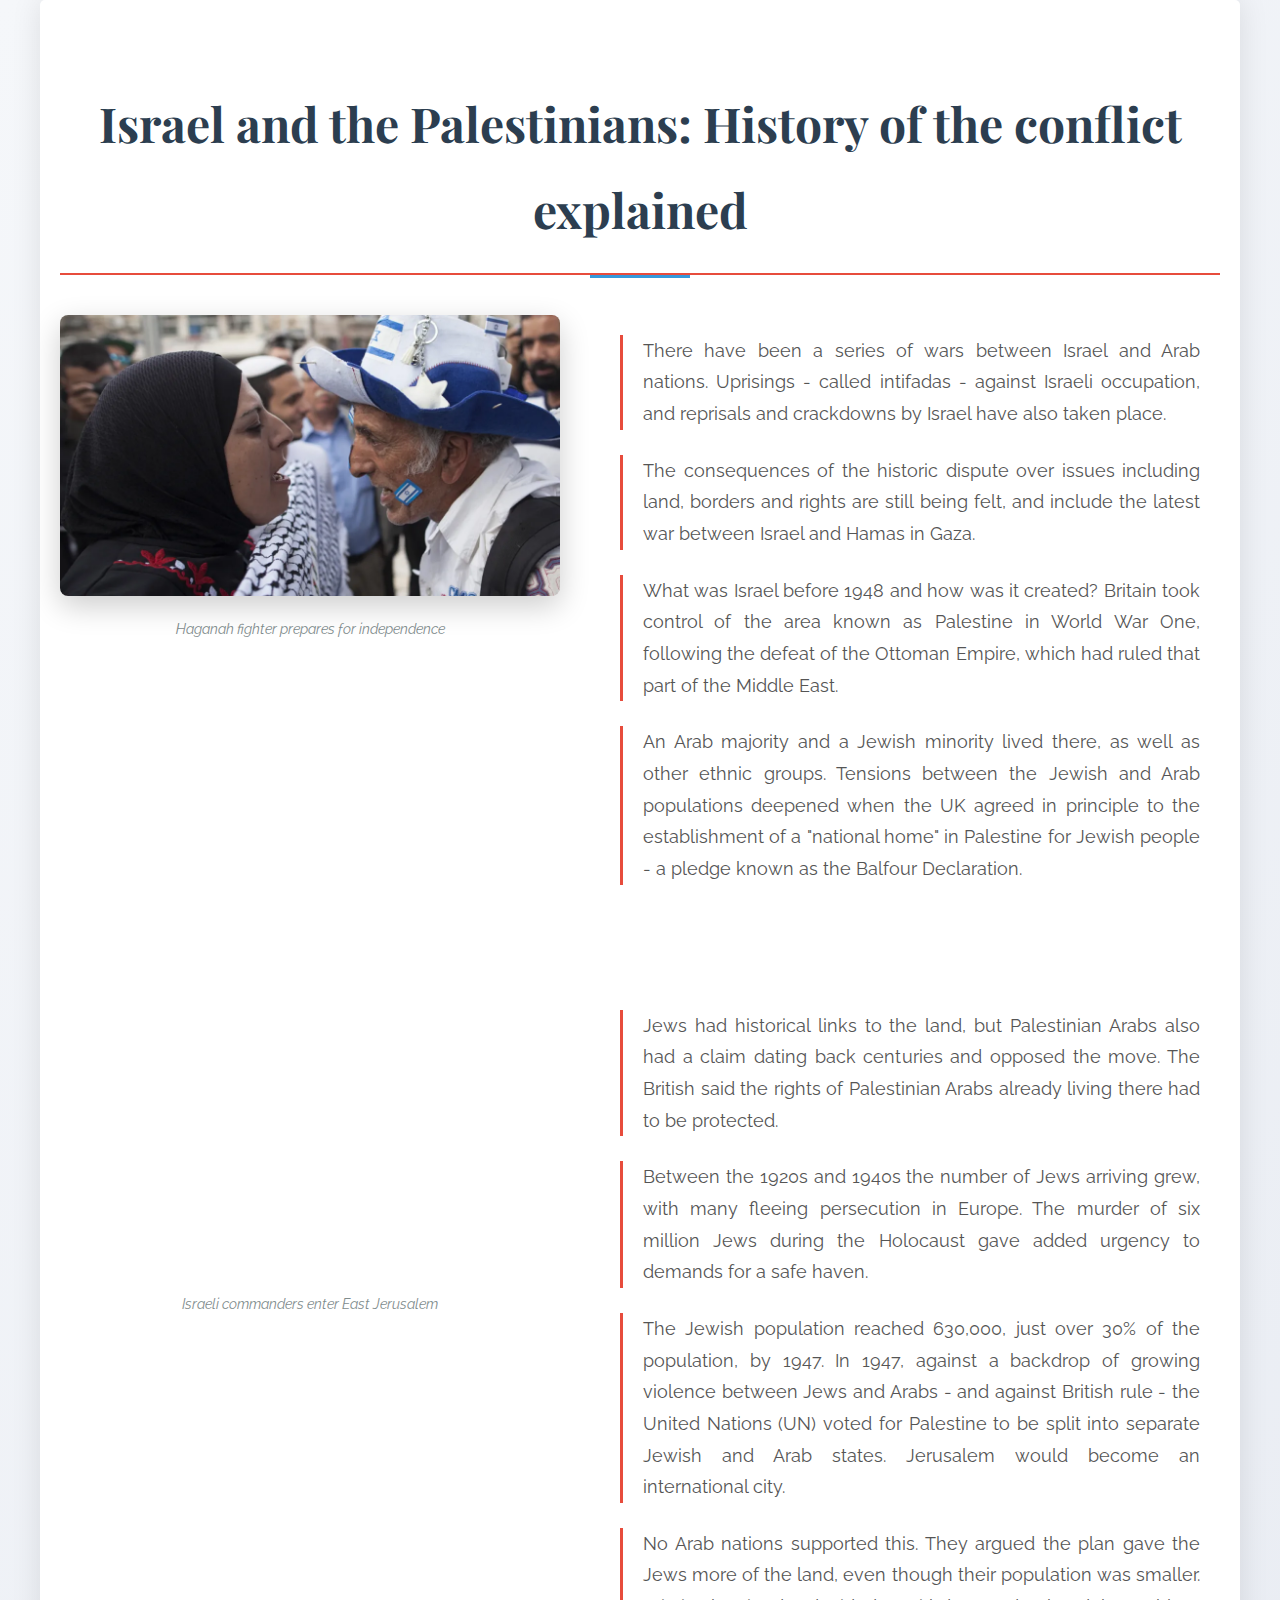
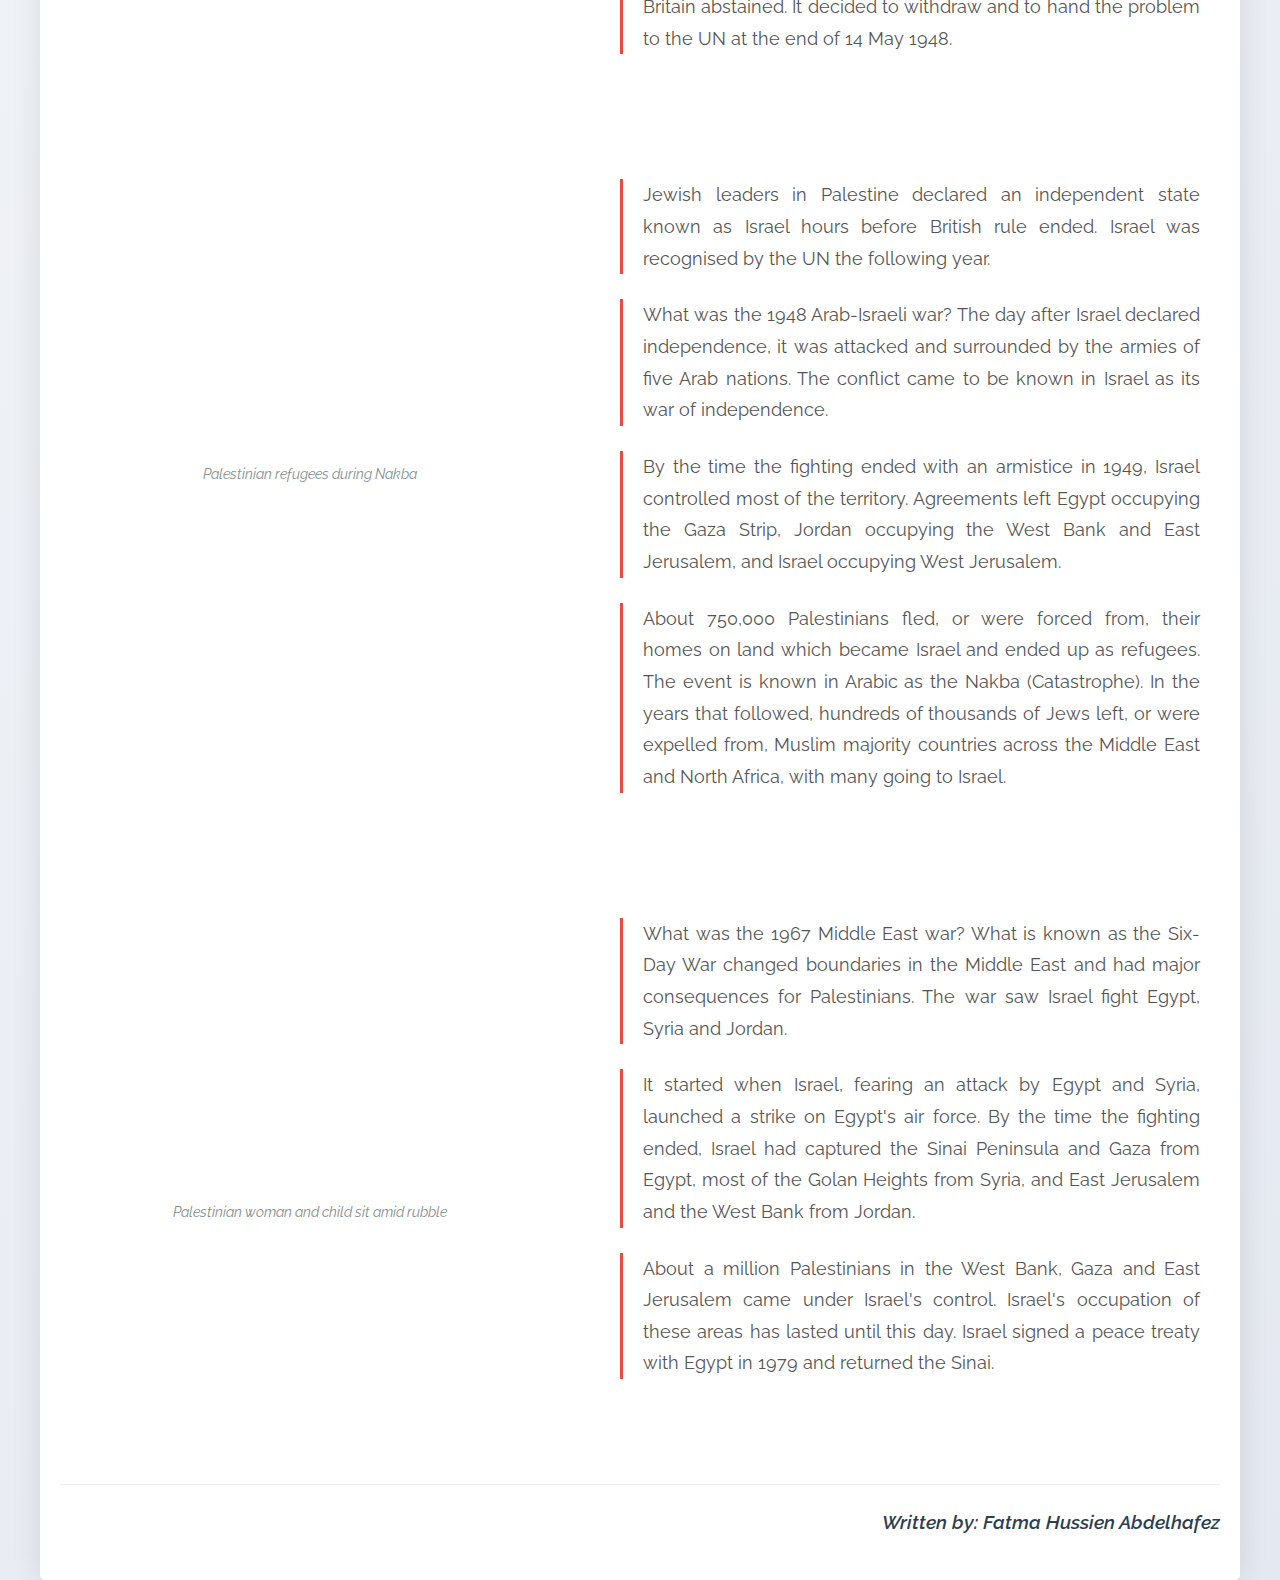
<file: Israel.html>
<!DOCTYPE html>
<html lang="en">
<head>
  <meta charset="UTF-8">
  <meta name="viewport" content="width=device-width, initial-scale=1.0">
  <title>Israel-Palestine Conflict Article</title>
  <link href="https://fonts.googleapis.com/css2?family=Playfair+Display:wght@400;700&family=Raleway:wght@300;500&display=swap" rel="stylesheet">
  <style>
    * {
      box-sizing: border-box;
      margin: 0;
      padding: 0;
    }

    body {
      font-family: 'Raleway', sans-serif;
      line-height: 1.8;
      background: #f5f5f5;
      color: #333;
      overflow-x: hidden;
      font-size: 18px;
      background-image: linear-gradient(135deg, #f5f7fa 0%, #e4e8f0 100%);
    }

    .container {
      max-width: 1200px;
      margin: 0 auto;
      padding: 40px 20px;
      background-color: white;
      box-shadow: 0 0 30px rgba(0,0,0,0.1);
      border-radius: 5px;
      position: relative;
      overflow: hidden;
    }

    h1 {
      font-family: 'Playfair Display', serif;
      font-size: 3rem;
      color: #2c3e50;
      text-align: center;
      margin: 40px 0;
      padding-bottom: 20px;
      border-bottom: 2px solid #e74c3c;
      position: relative;
    }

    h1:after {
      content: "";
      position: absolute;
      bottom: -5px;
      left: 50%;
      transform: translateX(-50%);
      width: 100px;
      height: 3px;
      background: #3498db;
    }

    .article-section {
      display: flex;
      flex-wrap: wrap;
      gap: 40px;
      margin-bottom: 60px;
      align-items: flex-start;
    }

    .article-section:nth-child(even) {
      flex-direction: row-reverse;
    }

    .article-section img {
      flex: 1;
      min-width: 300px;
      max-width: 500px;
      border-radius: 8px;
      box-shadow: 0 10px 30px rgba(0,0,0,0.2);
      transition: all 0.5s ease;
      object-fit: cover;
      height: auto;
      opacity: 0;
      transform: translateY(30px);
    }

    .article-section img.visible {
      opacity: 1;
      transform: translateY(0);
    }

    .article-section img:hover {
      transform: scale(1.02) translateY(-5px);
      box-shadow: 0 15px 40px rgba(0,0,0,0.3);
    }

    .text {
      flex: 2;
      min-width: 300px;
      padding: 20px;
    }

    p {
      margin-bottom: 25px;
      color: #555;
      font-size: 1.1rem;
      text-align: justify;
      position: relative;
      padding-left: 20px;
      border-left: 3px solid #e74c3c;
    }

    .author {
      margin-top: 60px;
      font-weight: 600;
      text-align: right;
      color: #2c3e50;
      font-size: 1.2rem;
      font-style: italic;
      padding-top: 20px;
      border-top: 1px solid #eee;
    }

    .caption {
      text-align: center;
      margin-top: 10px;
      color: #7f8c8d;
      font-size: 0.9rem;
      font-style: italic;
    }

    @media(max-width: 768px) {
      .article-section, 
      .article-section:nth-child(even) {
        flex-direction: column;
      }
      
      .article-section img {
        max-width: 100%;
      }
      
      h1 {
        font-size: 2.2rem;
      }
    }

    /* Floating image effect */
    @keyframes float {
      0% { transform: translateY(0px); }
      50% { transform: translateY(-10px); }
      100% { transform: translateY(0px); }
    }

    .floating-img {
      animation: float 6s ease-in-out infinite;
    }
  </style>
  <meta name="viewport" content="width=device-width, initial-scale=1.0">
<link rel="stylesheet" href="mobile.css">
</head>
<body>

  <div class="container">
    <h1>Israel and the Palestinians: History of the conflict explained</h1>

    <div class="article-section">
      <div class="text">
        <p>There have been a series of wars between Israel and Arab nations. Uprisings - called intifadas - against Israeli occupation, and reprisals and crackdowns by Israel have also taken place.</p>
        
        <p>The consequences of the historic dispute over issues including land, borders and rights are still being felt, and include the latest war between Israel and Hamas in Gaza.</p>
        
        <p>What was Israel before 1948 and how was it created? Britain took control of the area known as Palestine in World War One, following the defeat of the Ottoman Empire, which had ruled that part of the Middle East.</p>
        
        <p>An Arab majority and a Jewish minority lived there, as well as other ethnic groups. Tensions between the Jewish and Arab populations deepened when the UK agreed in principle to the establishment of a "national home" in Palestine for Jewish people - a pledge known as the Balfour Declaration.</p>
      </div>
      <div>
        <img src="Israel1.webp" alt="Historical conflict" class="floating-img">
        <div class="caption">Haganah fighter prepares for independence</div>
      </div>
    </div>

    <div class="article-section">
      <div>
        <img src="Israel2.webp" alt="Partition Map" class="floating-img">
        <div class="caption">Israeli commanders enter East Jerusalem</div>
      </div>
      <div class="text">
        <p>Jews had historical links to the land, but Palestinian Arabs also had a claim dating back centuries and opposed the move. The British said the rights of Palestinian Arabs already living there had to be protected.</p>
        
        <p>Between the 1920s and 1940s the number of Jews arriving grew, with many fleeing persecution in Europe. The murder of six million Jews during the Holocaust gave added urgency to demands for a safe haven.</p>
        
        <p>The Jewish population reached 630,000, just over 30% of the population, by 1947. In 1947, against a backdrop of growing violence between Jews and Arabs - and against British rule - the United Nations (UN) voted for Palestine to be split into separate Jewish and Arab states. Jerusalem would become an international city.</p>
        
        <p>No Arab nations supported this. They argued the plan gave the Jews more of the land, even though their population was smaller. Britain abstained. It decided to withdraw and to hand the problem to the UN at the end of 14 May 1948.</p>
      </div>
    </div>

    <div class="article-section">
      <div class="text">
        <p>Jewish leaders in Palestine declared an independent state known as Israel hours before British rule ended. Israel was recognised by the UN the following year.</p>
        
        <p>What was the 1948 Arab-Israeli war? The day after Israel declared independence, it was attacked and surrounded by the armies of five Arab nations. The conflict came to be known in Israel as its war of independence.</p>
        
        <p>By the time the fighting ended with an armistice in 1949, Israel controlled most of the territory. Agreements left Egypt occupying the Gaza Strip, Jordan occupying the West Bank and East Jerusalem, and Israel occupying West Jerusalem.</p>
        
        <p>About 750,000 Palestinians fled, or were forced from, their homes on land which became Israel and ended up as refugees. The event is known in Arabic as the Nakba (Catastrophe). In the years that followed, hundreds of thousands of Jews left, or were expelled from, Muslim majority countries across the Middle East and North Africa, with many going to Israel.</p>
      </div>
      <div>
        <img src="Israel3.webp" alt="Kargil War" class="floating-img">
        <div class="caption">Palestinian refugees during Nakba</div>
      </div>
    </div>

    <div class="article-section">
      <div>
        <img src="Israel4.webp" alt="Recent Tensions" class="floating-img">
        <div class="caption">Palestinian woman and child sit amid rubble</div>
      </div>
      <div class="text">
        <p>What was the 1967 Middle East war? What is known as the Six-Day War changed boundaries in the Middle East and had major consequences for Palestinians. The war saw Israel fight Egypt, Syria and Jordan.</p>
        
        <p>It started when Israel, fearing an attack by Egypt and Syria, launched a strike on Egypt's air force. By the time the fighting ended, Israel had captured the Sinai Peninsula and Gaza from Egypt, most of the Golan Heights from Syria, and East Jerusalem and the West Bank from Jordan.</p>
        
        <p>About a million Palestinians in the West Bank, Gaza and East Jerusalem came under Israel's control. Israel's occupation of these areas has lasted until this day. Israel signed a peace treaty with Egypt in 1979 and returned the Sinai.</p>
      </div>
    </div>

    <div class="author">Written by: Fatma Hussien Abdelhafez</div>
  </div>

  <script>
    const images = document.querySelectorAll('img');
    
    const observer = new IntersectionObserver((entries) => {
      entries.forEach(entry => {
        if (entry.isIntersecting) {
          entry.target.classList.add('visible');
          observer.unobserve(entry.target);
        }
      });
    }, {
      threshold: 0.1,
      rootMargin: '0px 0px -100px 0px'
    });

    images.forEach(img => observer.observe(img));
  </script>
</body>
</html>
</file>
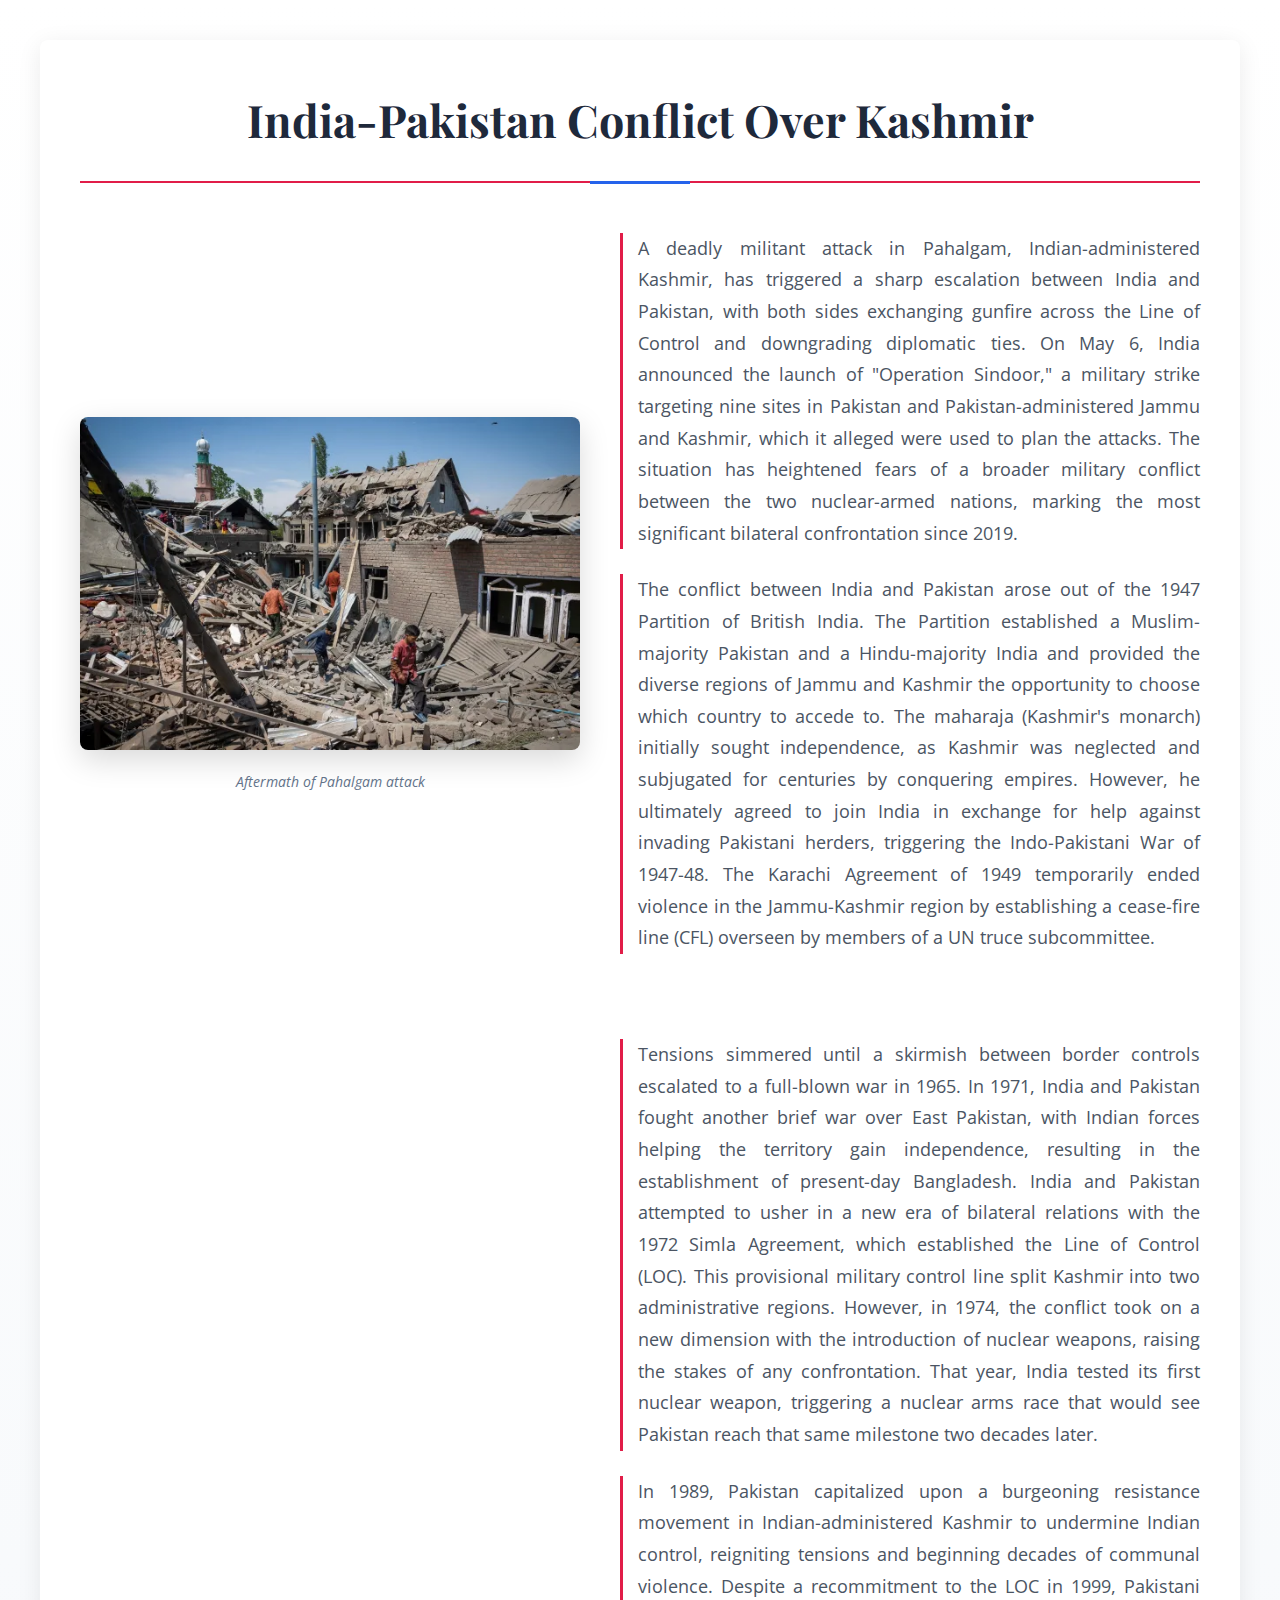
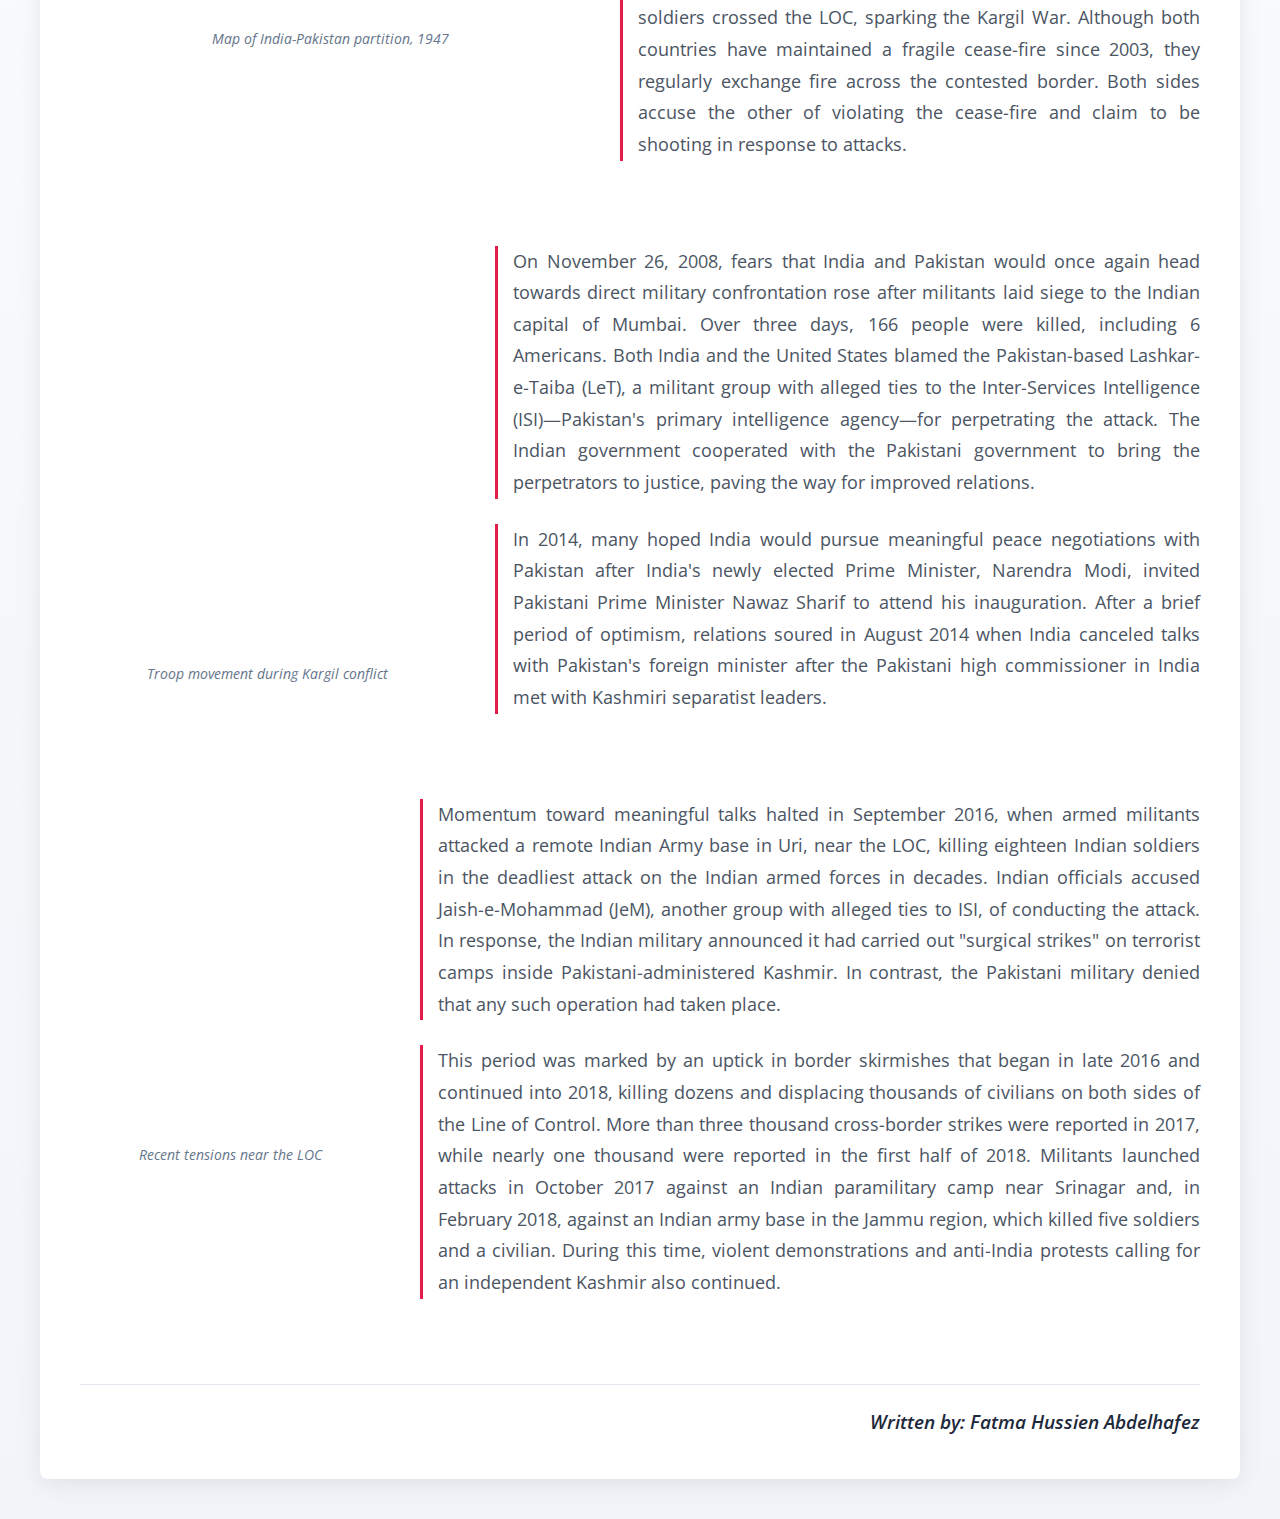
<file: Kashmir.html>
<!DOCTYPE html>
<html lang="en">
<head>
  <meta charset="UTF-8">
  <meta name="viewport" content="width=device-width, initial-scale=1.0">
  <title>India-Pakistan Conflict Article</title>
  <link href="https://fonts.googleapis.com/css2?family=Playfair+Display:wght@700&family=Open+Sans:wght@400;600&display=swap" rel="stylesheet">
  <style>
    * {
      box-sizing: border-box;
      margin: 0;
      padding: 0;
    }

    body {
      font-family: 'Open Sans', sans-serif;
      line-height: 1.8;
      background: #f8f9fa;
      color: #333;
      overflow-x: hidden;
      font-size: 18px;
      background-image: linear-gradient(to bottom, #ffffff, #f1f5f9);
    }

    .container {
      max-width: 1200px;
      margin: 40px auto;
      padding: 40px;
      background-color: white;
      box-shadow: 0 5px 25px rgba(0,0,0,0.08);
      border-radius: 8px;
    }

    h1 {
      font-family: 'Playfair Display', serif;
      font-size: 2.8rem;
      color: #1e293b;
      text-align: center;
      margin-bottom: 50px;
      padding-bottom: 20px;
      border-bottom: 2px solid #e11d48;
      position: relative;
    }

    h1:after {
      content: "";
      position: absolute;
      bottom: -3px;
      left: 50%;
      transform: translateX(-50%);
      width: 100px;
      height: 3px;
      background: #2563eb;
    }

    .article-section {
      display: flex;
      flex-wrap: wrap;
      gap: 40px;
      margin-bottom: 60px;
      align-items: center;
    }

    .article-section:nth-child(even) {
      flex-direction: row-reverse;
    }

    .article-section img {
      flex: 1;
      min-width: 300px;
      max-width: 500px;
      border-radius: 8px;
      box-shadow: 0 10px 30px rgba(0,0,0,0.15);
      transition: all 0.4s ease;
      opacity: 0;
      transform: translateY(30px);
      object-fit: cover;
      height: auto;
    }

    .article-section img.visible {
      opacity: 1;
      transform: translateY(0);
    }

    .article-section img:hover {
      transform: scale(1.03);
      box-shadow: 0 15px 40px rgba(0,0,0,0.2);
    }

    .text {
      flex: 2;
      min-width: 300px;
    }

    p {
      margin-bottom: 25px;
      color: #4b5563;
      font-size: 1.1rem;
      text-align: justify;
      padding-left: 15px;
      border-left: 3px solid #e11d48;
    }

    .author {
      margin-top: 60px;
      font-weight: 600;
      text-align: right;
      color: #1e293b;
      font-size: 1.2rem;
      font-style: italic;
      padding-top: 20px;
      border-top: 1px solid #e2e8f0;
    }

    .caption {
      text-align: center;
      margin-top: 10px;
      color: #64748b;
      font-size: 0.9rem;
      font-style: italic;
    }

    @media(max-width: 768px) {
      .article-section,
      .article-section:nth-child(even) {
        flex-direction: column;
      }
      
      .article-section img {
        max-width: 100%;
      }
      
      h1 {
        font-size: 2.2rem;
      }
      
      .container {
        padding: 25px;
        margin: 20px auto;
      }
    }

    /* Animation for images */
    @keyframes floatIn {
      0% { opacity: 0; transform: translateY(30px); }
      100% { opacity: 1; transform: translateY(0); }
    }

    .fade-img.visible {
      animation: floatIn 0.8s ease-out forwards;
    }
  </style>
  <meta name="viewport" content="width=device-width, initial-scale=1.0">
<link rel="stylesheet" href="mobile.css">
</head>
<body>

  <div class="container">
    <h1>India-Pakistan Conflict Over Kashmir</h1>

    <div class="article-section">
      <div class="text">
        <p>A deadly militant attack in Pahalgam, Indian-administered Kashmir, has triggered a sharp escalation between India and Pakistan, with both sides exchanging gunfire across the Line of Control and downgrading diplomatic ties. On May 6, India announced the launch of "Operation Sindoor," a military strike targeting nine sites in Pakistan and Pakistan-administered Jammu and Kashmir, which it alleged were used to plan the attacks. The situation has heightened fears of a broader military conflict between the two nuclear-armed nations, marking the most significant bilateral confrontation since 2019.</p>
        <p>The conflict between India and Pakistan arose out of the 1947 Partition of British India. The Partition established a Muslim-majority Pakistan and a Hindu-majority India and provided the diverse regions of Jammu and Kashmir the opportunity to choose which country to accede to. The maharaja (Kashmir's monarch) initially sought independence, as Kashmir was neglected and subjugated for centuries by conquering empires. However, he ultimately agreed to join India in exchange for help against invading Pakistani herders, triggering the Indo-Pakistani War of 1947-48. The Karachi Agreement of 1949 temporarily ended violence in the Jammu-Kashmir region by establishing a cease-fire line (CFL) overseen by members of a UN truce subcommittee.</p>
      </div>
      <div>
        <img src="India1.webp" alt="Kashmir Attack" class="fade-img">
        <div class="caption">Aftermath of Pahalgam attack</div>
      </div>
    </div>

    <div class="article-section">
      <div>
        <img src="India2.jpg" alt="Partition Map" class="fade-img">
        <div class="caption">Map of India-Pakistan partition, 1947</div>
      </div>
      <div class="text">
        <p>Tensions simmered until a skirmish between border controls escalated to a full-blown war in 1965. In 1971, India and Pakistan fought another brief war over East Pakistan, with Indian forces helping the territory gain independence, resulting in the establishment of present-day Bangladesh. India and Pakistan attempted to usher in a new era of bilateral relations with the 1972 Simla Agreement, which established the Line of Control (LOC). This provisional military control line split Kashmir into two administrative regions. However, in 1974, the conflict took on a new dimension with the introduction of nuclear weapons, raising the stakes of any confrontation. That year, India tested its first nuclear weapon, triggering a nuclear arms race that would see Pakistan reach that same milestone two decades later.</p>
        <p>In 1989, Pakistan capitalized upon a burgeoning resistance movement in Indian-administered Kashmir to undermine Indian control, reigniting tensions and beginning decades of communal violence. Despite a recommitment to the LOC in 1999, Pakistani soldiers crossed the LOC, sparking the Kargil War. Although both countries have maintained a fragile cease-fire since 2003, they regularly exchange fire across the contested border. Both sides accuse the other of violating the cease-fire and claim to be shooting in response to attacks.</p>
      </div>
    </div>

    <div class="article-section">
      <div class="text">
        <p>On November 26, 2008, fears that India and Pakistan would once again head towards direct military confrontation rose after militants laid siege to the Indian capital of Mumbai. Over three days, 166 people were killed, including 6 Americans. Both India and the United States blamed the Pakistan-based Lashkar-e-Taiba (LeT), a militant group with alleged ties to the Inter-Services Intelligence (ISI)—Pakistan's primary intelligence agency—for perpetrating the attack. The Indian government cooperated with the Pakistani government to bring the perpetrators to justice, paving the way for improved relations.</p>
        <p>In 2014, many hoped India would pursue meaningful peace negotiations with Pakistan after India's newly elected Prime Minister, Narendra Modi, invited Pakistani Prime Minister Nawaz Sharif to attend his inauguration. After a brief period of optimism, relations soured in August 2014 when India canceled talks with Pakistan's foreign minister after the Pakistani high commissioner in India met with Kashmiri separatist leaders.</p>
      </div>
      <div>
        <img src="India3.jpg" alt="Kargil War" class="fade-img">
        <div class="caption">Troop movement during Kargil conflict</div>
      </div>
    </div>

    <div class="article-section">
      <div>
        <img src="India4.jpg" alt="Recent Tensions" class="fade-img">
        <div class="caption">Recent tensions near the LOC</div>
      </div>
      <div class="text">
        <p>Momentum toward meaningful talks halted in September 2016, when armed militants attacked a remote Indian Army base in Uri, near the LOC, killing eighteen Indian soldiers in the deadliest attack on the Indian armed forces in decades. Indian officials accused Jaish-e-Mohammad (JeM), another group with alleged ties to ISI, of conducting the attack. In response, the Indian military announced it had carried out "surgical strikes" on terrorist camps inside Pakistani-administered Kashmir. In contrast, the Pakistani military denied that any such operation had taken place.</p>
        <p>This period was marked by an uptick in border skirmishes that began in late 2016 and continued into 2018, killing dozens and displacing thousands of civilians on both sides of the Line of Control. More than three thousand cross-border strikes were reported in 2017, while nearly one thousand were reported in the first half of 2018. Militants launched attacks in October 2017 against an Indian paramilitary camp near Srinagar and, in February 2018, against an Indian army base in the Jammu region, which killed five soldiers and a civilian. During this time, violent demonstrations and anti-India protests calling for an independent Kashmir also continued.</p>
      </div>
    </div>

    

    <div class="author">Written by: Fatma Hussien Abdelhafez</div>
  </div>

  <script>
    const images = document.querySelectorAll('.fade-img');
    
    const observer = new IntersectionObserver((entries) => {
      entries.forEach(entry => {
        if (entry.isIntersecting) {
          entry.target.classList.add('visible');
          observer.unobserve(entry.target);
        }
      });
    }, {
      threshold: 0.1,
      rootMargin: '0px 0px -50px 0px'
    });

    images.forEach(img => observer.observe(img));
  </script>
</body>
</html>
</file>
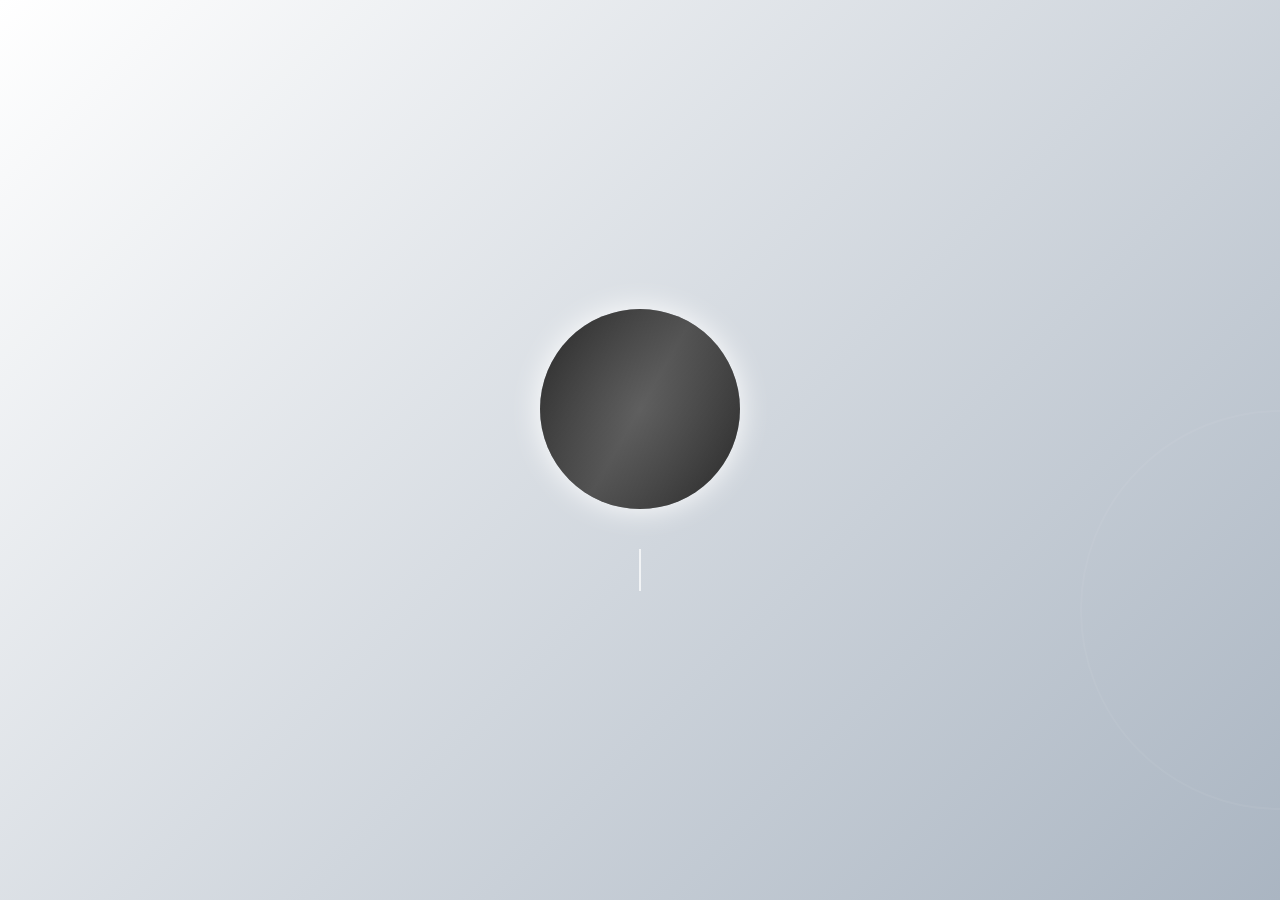
<file: loading.html>
<!DOCTYPE html>
<html lang="en">
<head>
  <meta charset="UTF-8">
  <title>Loading - MMUN</title>
  <meta name="viewport" content="width=device-width, initial-scale=1.0">
  <link href="https://fonts.googleapis.com/css2?family=Poppins:wght@600&display=swap" rel="stylesheet">

  <style>
    * {
      margin: 0;
      padding: 0;
      box-sizing: border-box;
    }

    body {
      height: 100vh;
      background: linear-gradient(-45deg, #000000, #002147, #ffffff);
      background-size: 600% 600%;
      animation: gradientBG 8s ease infinite;
      display: flex;
      justify-content: center;
      align-items: center;
      flex-direction: column;
      overflow: hidden;
      font-family: 'Poppins', sans-serif;
      position: relative;
      padding: 20px;
      text-align: center;
    }

    @keyframes gradientBG {
      0% { background-position: 0% 50%; }
      50% { background-position: 100% 50%; }
      100% { background-position: 0% 50%; }
    }

    .planet {
      position: relative;
      width: 200px;
      height: 200px;
      border-radius: 50%;
      background: radial-gradient(circle at center, #1a1a1a, #000);
      box-shadow: 0 0 30px rgb(255, 255, 255);
      animation: pulse 2s ease-in-out infinite;
      overflow: hidden;
      z-index: 2;
    }

    @keyframes pulse {
      0%, 100% { transform: scale(1); }
      50% { transform: scale(1.05); }
    }

    .planet::before {
      content: '';
      position: absolute;
      top: -50%;
      left: -50%;
      width: 200%;
      height: 200%;
      background: linear-gradient(120deg, transparent, rgba(255,255,255,0.3), transparent);
      transform: rotate(0deg);
      animation: shine 3s infinite;
    }

    @keyframes shine {
      0% { transform: rotate(0deg) translateX(-100%); }
      50% { transform: rotate(0deg) translateX(100%); }
      100% { transform: rotate(0deg) translateX(200%); }
    }

    .orbit {
      position: absolute;
      top: 50%;
      left: 50%;
      border: 1px dotted rgba(255, 255, 255, 0.2);
      border-radius: 50%;
      animation: spin 10s linear infinite;
      transform-origin: center;
    }

    .orbit:nth-child(2) { width: 250px; height: 250px; margin: -125px; }
    .orbit:nth-child(3) { width: 300px; height: 300px; margin: -150px; animation-duration: 12s; }
    .orbit:nth-child(4) { width: 400px; height: 400px; margin: -200px; animation-duration: 16s; }

    @keyframes spin {
      from { transform: translate(-50%, -50%) rotate(0deg); }
      to { transform: translate(-50%, -50%) rotate(360deg); }
    }

    .logo {
      position: absolute;
      top: 50%;
      left: 50%;
      width: 180px;
      height: 180px;
      object-fit: contain;
      transform: translate(-50%, -50%) scale(0.5);
      opacity: 0;
      animation: logoIn 1.2s ease-out forwards;
      animation-delay: 0.3s;
    }

    @keyframes logoIn {
      0% {
        transform: translate(-50%, -50%) scale(0.5);
        opacity: 0;
      }
      100% {
        transform: translate(-50%, -50%) scale(1);
        opacity: 1;
      }
    }

    .typing-container {
      margin-top: 40px;
      font-size: 28px;
      color: white;
      letter-spacing: 2px;
      white-space: nowrap;
      overflow: hidden;
      border-right: 2px solid rgba(255,255,255,0.7);
      width: 0;
      animation: typing 1.5s steps(30, end) forwards, blink 0.7s infinite;
      position: relative;
      z-index: 3;
    }

    @keyframes typing {
      from { width: 0 }
      to { width: 460px; }
    }

    @keyframes blink {
      0%, 100% { border-color: transparent; }
      50% { border-color: rgba(255,255,255,0.7); }
    }

    .typing-container::after {
      content: '';
      position: absolute;
      top: 0;
      left: -100%;
      width: 100%;
      height: 100%;
      background: linear-gradient(120deg, transparent, rgba(255,255,255,0.8), transparent);
      animation: shimmerText 3s infinite;
      z-index: -1;
    }

    @keyframes shimmerText {
      0% { left: -100%; }
      50% { left: 100%; }
      100% { left: 200%; }
    }

    .side-ring {
      position: absolute;
      border: 2px solid rgba(255, 255, 255, 0.05);
      border-radius: 50%;
      animation: floatRing 20s linear infinite;
    }

    .side-ring:nth-child(1) {
      width: 300px;
      height: 300px;
      top: 10%;
      left: -150px;
    }

    .side-ring:nth-child(2) {
      width: 400px;
      height: 400px;
      bottom: 10%;
      right: -200px;
      animation-duration: 25s;
    }

    @keyframes floatRing {
      0% { transform: rotate(0deg); }
      100% { transform: rotate(360deg); }
    }

    /* ✅ Media Query للموبايل */
    @media (max-width: 480px) {
      .planet {
        width: 150px;
        height: 150px;
      }

      .logo {
        width: 130px;
        height: 130px;
      }

      .typing-container {
        font-size: 16px;
        width: 100%;
        letter-spacing: 1px;
        white-space: nowrap;
        overflow: hidden;
        border-right: 2px solid rgba(255,255,255,0.7);
        animation: typing 2s steps(25, end) forwards, blink 0.7s infinite;
      }

      .typing-container::after {
        display: block;
      }

      .orbit:nth-child(2),
      .orbit:nth-child(3),
      .orbit:nth-child(4),
      .side-ring {
        display: none;
      }
    }
  </style>
</head>
<body>
  <!-- Side Rings -->
  <div class="side-ring"></div>
  <div class="side-ring"></div>

  <!-- Planet and Orbits + Logo inside -->
  <div class="planet">
    <img class="logo" src="logo-removebg-preview.png" alt="MMUN Logo">
    <div class="orbit"></div>
    <div class="orbit"></div>
    <div class="orbit"></div>
  </div>

  <!-- Typing Title -->
  <div class="typing-container">Maadi Model United Nations</div>

  <script>
    const params = new URLSearchParams(window.location.search);
    const nextPage = params.get("next") || "index.html";
    setTimeout(() => {
      window.location.href = nextPage;
    }, 3000);
  </script>
</body>
</html>
</file>
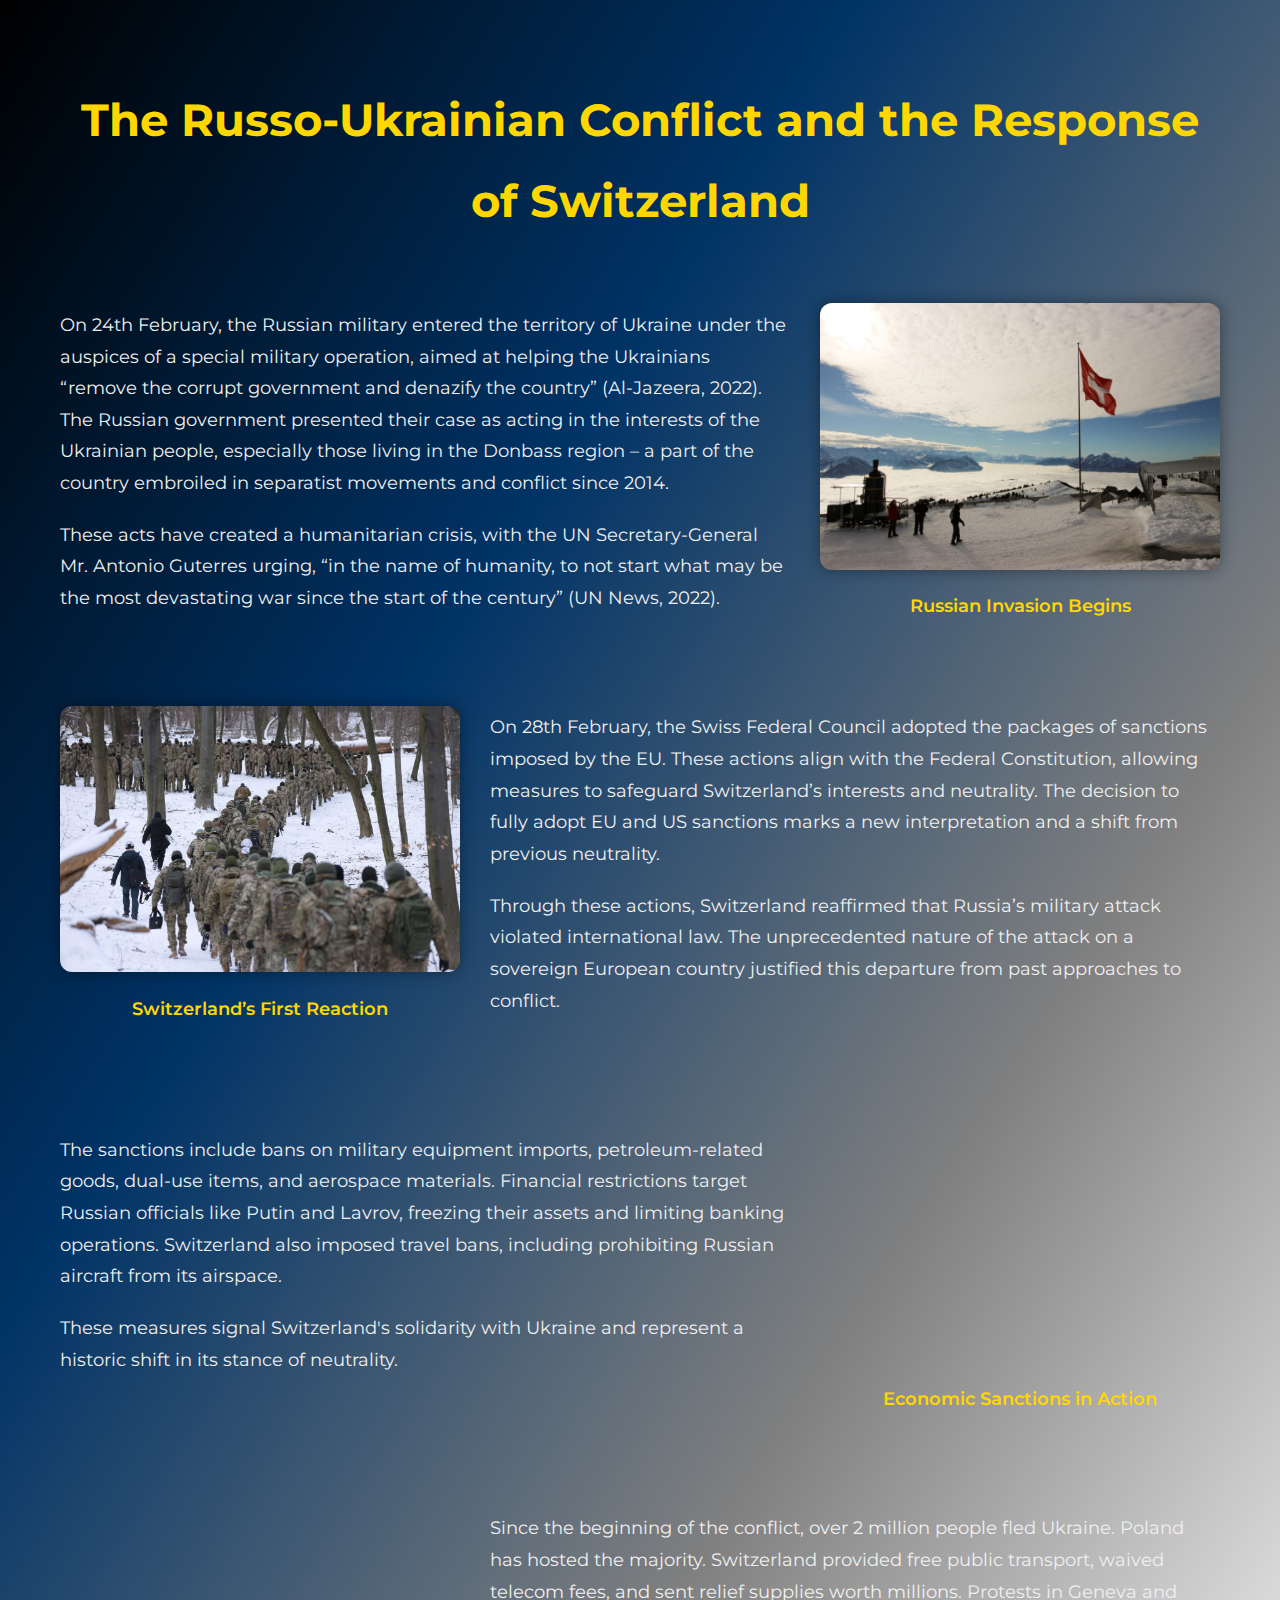
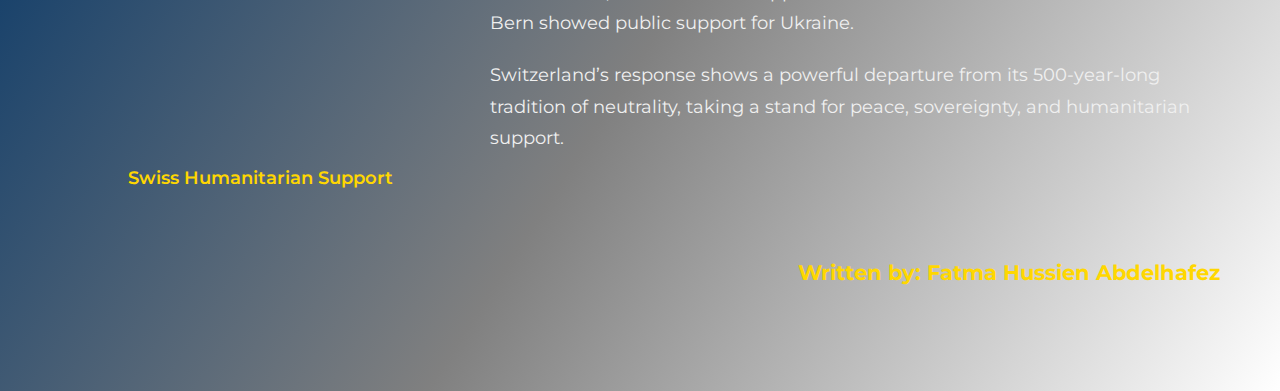
<file: Russia.html>
<!DOCTYPE html>
<html lang="en">
<head>
  <meta charset="UTF-8">
  <meta name="viewport" content="width=device-width, initial-scale=1.0">
  <title>Article - Russo-Ukrainian Conflict</title>
  <link href="https://fonts.googleapis.com/css2?family=Montserrat:wght@400;600;800&display=swap" rel="stylesheet">
  <style>
    * {
      box-sizing: border-box;
    }

    body {
      margin: 0;
      padding: 0;
      font-family: 'Montserrat', sans-serif;
      line-height: 1.8;
      background: linear-gradient(to bottom right, #000000, #003366, #808080, #ffffff);
      color: #fff;
      overflow-x: hidden;
      font-size: 18px;
    }

    .container {
      max-width: 1200px;
      margin: auto;
      padding: 50px 20px 100px;
    }

    h1 {
      font-size: 2.8rem;
      color: #FFD700;
      text-align: center;
      margin-bottom: 50px;
    }

    .article-section {
      display: flex;
      flex-direction: row;
      flex-wrap: wrap;
      align-items: center;
      gap: 30px;
      margin-bottom: 60px;
    }

    .image-container {
      text-align: center;
      max-width: 400px;
    }

    .image-container img {
      width: 100%;
      border-radius: 12px;
      box-shadow: 0 0 15px rgba(0,0,0,0.4);
      transition: transform 0.4s ease, opacity 0.5s ease;
      opacity: 0;
      transform: translateY(50px);
    }

    .image-container img.visible {
      opacity: 1;
      transform: translateY(0);
    }

    .image-container img:hover {
      transform: scale(1.05);
    }

    .image-caption {
      margin-top: 10px;
      font-size: 1.1rem;
      color: #FFD700;
      font-weight: 600;
    }

    .text {
      flex: 1;
      min-width: 300px;
    }

    p {
      margin-bottom: 20px;
      color: #f0f0f0;
      font-size: 1.1rem;
    }

    .author {
      margin-top: 60px;
      font-weight: bold;
      text-align: right;
      color: #FFD700;
      font-size: 1.3rem;
      transition: color 0.4s ease;
      cursor: pointer;
    }

    .author:hover {
      color: #00ccff;
    }

    @media(max-width: 768px) {
      .article-section {
        flex-direction: column;
        text-align: justify;
      }

      .text {
        width: 100%;
      }

      .image-container {
        max-width: 100%;
      }
    }
  </style>
</head>
<body>

  <div class="container">
    <h1>The Russo-Ukrainian Conflict and the Response of Switzerland</h1>

    <div class="article-section">
      <div class="text">
        <p>On 24th February, the Russian military entered the territory of Ukraine under the auspices of a special military operation, aimed at helping the Ukrainians “remove the corrupt government and denazify the country” (Al-Jazeera, 2022). The Russian government presented their case as acting in the interests of the Ukrainian people, especially those living in the Donbass region – a part of the country embroiled in separatist movements and conflict since 2014.</p>
        <p>These acts have created a humanitarian crisis, with the UN Secretary-General Mr. Antonio Guterres urging, “in the name of humanity, to not start what may be the most devastating war since the start of the century” (UN News, 2022).</p>
      </div>
      <div class="image-container">
        <img src="russia1.jpg" alt="Ukraine Conflict" class="fade-img">
        <div class="image-caption">Russian Invasion Begins</div>
      </div>
    </div>

    <div class="article-section">
      <div class="image-container">
        <img src="Russia2.jpg" alt="Switzerland Response" class="fade-img">
        <div class="image-caption">Switzerland’s First Reaction</div>
      </div>
      <div class="text">
        <p>On 28th February, the Swiss Federal Council adopted the packages of sanctions imposed by the EU. These actions align with the Federal Constitution, allowing measures to safeguard Switzerland’s interests and neutrality. The decision to fully adopt EU and US sanctions marks a new interpretation and a shift from previous neutrality.</p>
        <p>Through these actions, Switzerland reaffirmed that Russia’s military attack violated international law. The unprecedented nature of the attack on a sovereign European country justified this departure from past approaches to conflict.</p>
      </div>
    </div>

    <div class="article-section">
      <div class="text">
        <p>The sanctions include bans on military equipment imports, petroleum-related goods, dual-use items, and aerospace materials. Financial restrictions target Russian officials like Putin and Lavrov, freezing their assets and limiting banking operations. Switzerland also imposed travel bans, including prohibiting Russian aircraft from its airspace.</p>
        <p>These measures signal Switzerland's solidarity with Ukraine and represent a historic shift in its stance of neutrality.</p>
      </div>
      <div class="image-container">
        <img src="Russia3.jpg" alt="Swiss Sanctions" class="fade-img">
        <div class="image-caption">Economic Sanctions in Action</div>
      </div>
    </div>

    <div class="article-section">
      <div class="image-container">
        <img src="Russia 4.jpg" alt="Humanitarian Aid" class="fade-img">
        <div class="image-caption">Swiss Humanitarian Support</div>
      </div>
      <div class="text">
        <p>Since the beginning of the conflict, over 2 million people fled Ukraine. Poland has hosted the majority. Switzerland provided free public transport, waived telecom fees, and sent relief supplies worth millions. Protests in Geneva and Bern showed public support for Ukraine.</p>
        <p>Switzerland’s response shows a powerful departure from its 500-year-long tradition of neutrality, taking a stand for peace, sovereignty, and humanitarian support.</p>
      </div>
    </div>

    <div class="author">Written by: Fatma Hussien Abdelhafez</div>
  </div>

  <script>
    // إظهار الصور عند الوصول ليها
    const fadeImgs = document.querySelectorAll(".fade-img");

    const observer = new IntersectionObserver((entries) => {
      entries.forEach(entry => {
        if (entry.isIntersecting) {
          entry.target.classList.add("visible");
        }
      });
    }, {
      threshold: 0.3
    });

    fadeImgs.forEach(img => observer.observe(img));
  </script>
</body>
</html>
</file>
<file: mobile.css>
@media only screen and (max-width: 768px) {
    #main-nav {
        display: flex;
        flex-direction: column;
        text-align: center;
        gap: 10px;
    }

    h1 {
        font-size: 24px !important;
    }
    h2 {
        font-size: 20px !important;
    }
    .stats-container {
        display: grid;
        grid-template-columns: 1fr 1fr; 
        gap: 15px;
    }
    .stat-item {
        text-align: center;
        padding: 10px;
    }
    body {
        padding: 10px;
        font-size: 14px;
    }

    img {
        max-width: 100%;
        height: auto;
    }
}
</file>
